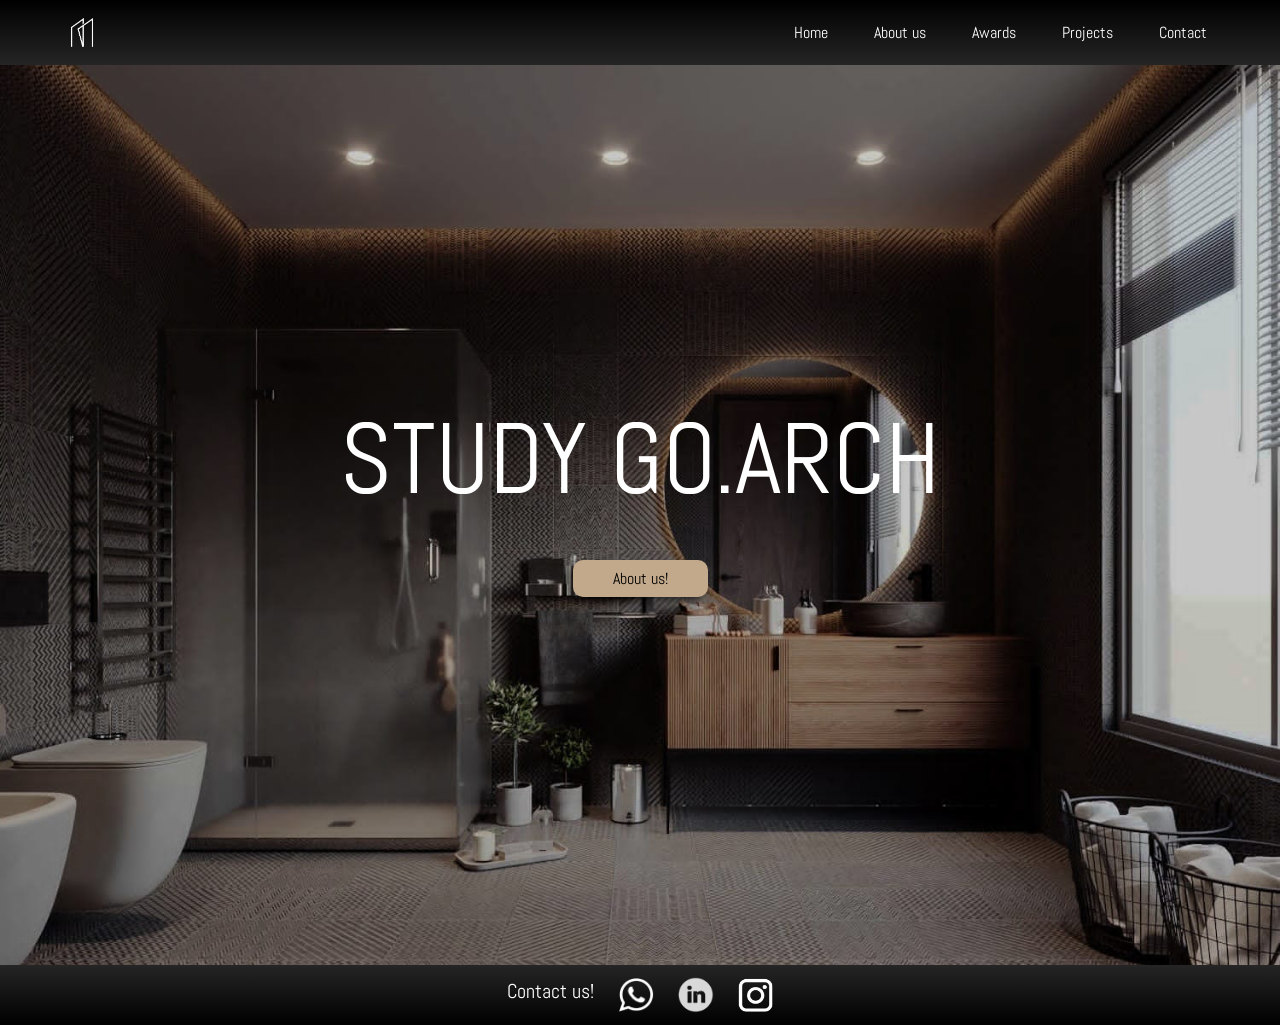
<file: index.html>
<!DOCTYPE html>
<html lang="en">
<head>
    <meta charset="UTF-8">
    <meta http-equiv="X-UA-Compatible" content="IE=edge">
    <meta name="viewport" content="width=device-width, initial-scale=1.0">
    <!-- LINK FAVICON -->
    <link rel="shortcut icon" href="img/favicon.jpg" type="image/x-icon">
    <title>Home - Go Arch</title>
    <!-- ETIQUETAS SEO -->
    <meta name="description" content="architecture studio in Buenos Aires">
    <meta name="keywords" content="arquitecture, landscaping, studio, modern">
    <!-- LINK BOOTSTRAP CSS -->
    <link href="https://cdn.jsdelivr.net/npm/bootstrap@5.2.3/dist/css/bootstrap.min.css" rel="stylesheet" integrity="sha384-rbsA2VBKQhggwzxH7pPCaAqO46MgnOM80zW1RWuH61DGLwZJEdK2Kadq2F9CUG65" crossorigin="anonymous">
    <!-- LINK CSS -->
    <link rel="stylesheet" href="css/style.css">
</head>
<body>
    <div class="container-fluid p-0">
        <!-- logo + nav -->
        <header class="row">
            <nav class="navbar navbar-expand-lg col-12 col-xl-12">
                <div class="container-fluid menu">
                    <img src="img/logo.png" alt="logo" class="nav_logo">
                    <button class="navbar-toggler" type="button" data-bs-toggle="collapse" data-bs-target="#navbarNavAltMarkup" aria-controls="navbarNavAltMarkup" aria-expanded="false" aria-label="Toggle navigation">
                    <span class="navbar-toggler-icon"></span>
                    </button>
                    <div class="collapse navbar-collapse justify-content-end" id="navbarNavAltMarkup">
                        <div class="navbar-nav nav">
                            <a class="nav-link" href="#">Home</a>                        
                            <a class="nav-link" href="pages/nosotros.html">About us</a>                        
                            <a class="nav-link" href="pages/premios.html">Awards</a>                        
                            <a class="nav-link" href="pages/proyectos.html">Projects</a>                        
                            <a class="nav-link" href="pages/contacto.html">Contact</a>
                        </div>
                    </div>
                </div>
            </nav>
        </header>
        <!-- contenido principal -->
        <main class="fondoHome img-fluid justify-content-center">
            <div class="row">
                <div class="col-12 col-xl-12 home_titulo">
                    <h1>STUDY GO.ARCH</h1>
                </div>
            </div>
            <div class="row">
                <nav class="col-12 col-xl-12 home_boton">
                    <a href="pages/nosotros.html">About us!</a>
                </nav>
            </div>
        </main>
        <!-- pie de pagina -->
        <footer class="d-flex justify-content-center align-items-center">
            <div class="row">
                <div class="col-12 cold-xl-3">
                    <h3>Contact us!</h3>
                </div>
            </div>
            <div class="row">
                <div class="col-12 cold-xl-3 img-fluid rrss">
                    <a href="https://www.google.com/" target><img src="img/what.png" alt="whatsapp"></a>
                </div>
            </div>
            <div class="row">
                <div class="col-12 cold-xl-3 img-fluid rrss">
                    <a href="https://www.google.com/" target><img src="img/linke.png" alt="Linkedin"></a>
                </div>
            </div>
            <div class="row">
                <div class="col-12 cold-xl-3 img-fluid rrss">
                    <a href="https://www.google.com/" target><img src="img/insta.png" alt="instagram"></a>
                </div>
            </div>
        </footer>
    </div>
    <!-- JAVASCRIPT BOOTSTRAP -->
    <script src="https://cdn.jsdelivr.net/npm/bootstrap@5.2.3/dist/js/bootstrap.bundle.min.js" integrity="sha384-kenU1KFdBIe4zVF0s0G1M5b4hcpxyD9F7jL+jjXkk+Q2h455rYXK/7HAuoJl+0I4" crossorigin="anonymous"></script>
</body>
</html>
</file>
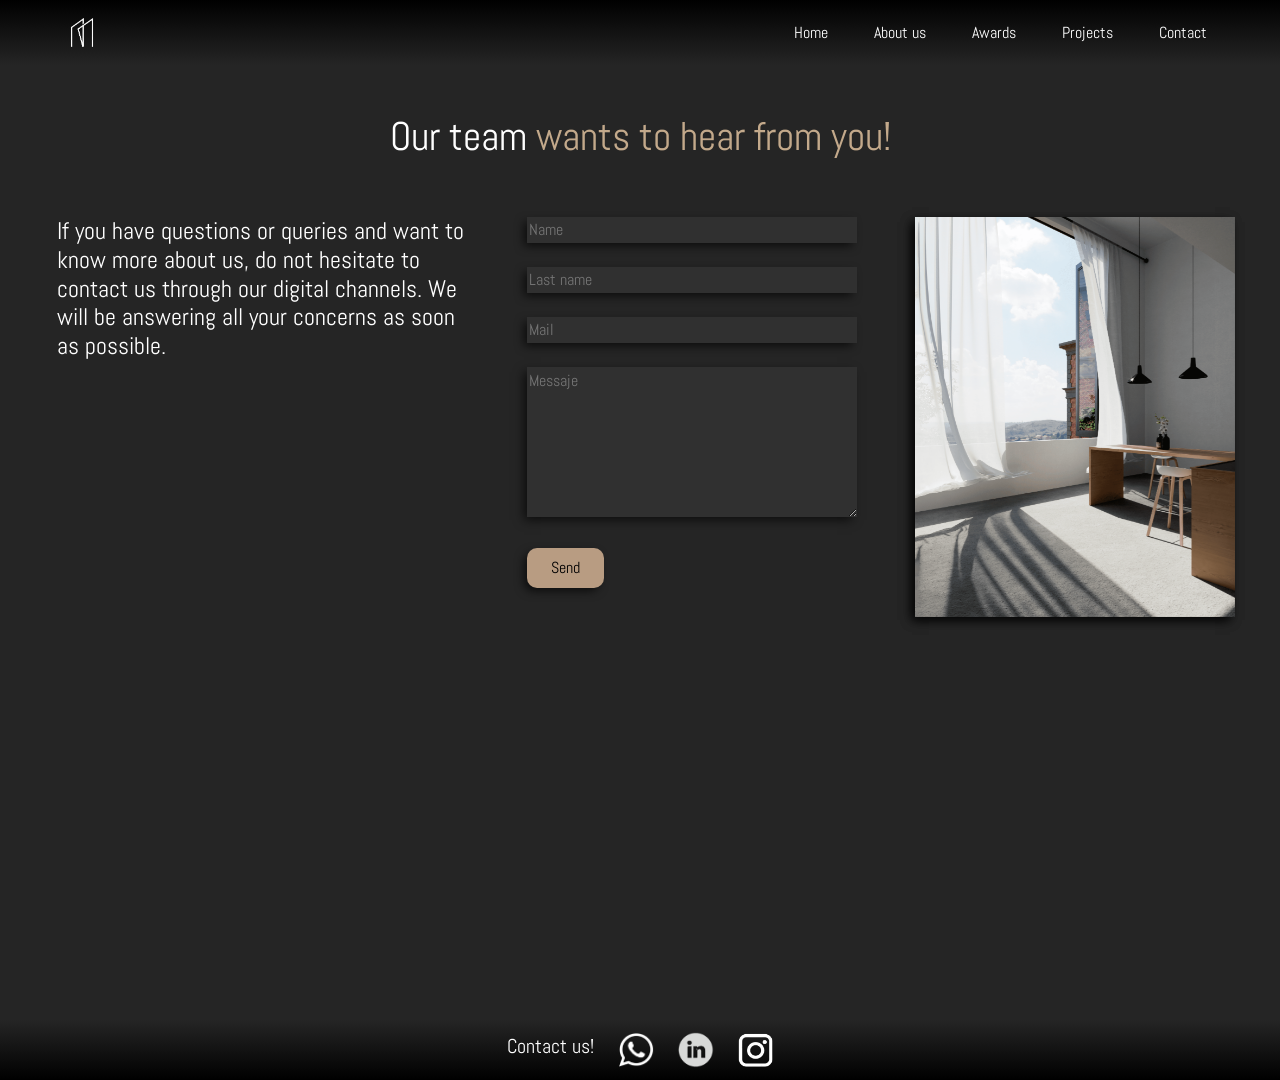
<file: pages/contacto.html>
<!DOCTYPE html>
<html lang="en">
<head>
    <meta charset="UTF-8">
    <meta http-equiv="X-UA-Compatible" content="IE=edge">
    <meta name="viewport" content="width=device-width, initial-scale=1.0">
    <!-- LINK FAVICON -->
    <link rel="shortcut icon" href="../img/favicon.jpg" type="image/x-icon">
    <title>Contact - Go Arch</title>
    <!-- ETIQUETAS SEO -->
    <meta name="description" content="arquitecture studio contact">
    <meta name="keywords" content="contact, linkeding, whatsapp, instagram, architecture">
    <!-- LINK BOOTSTRAP CSS -->
    <link href="https://cdn.jsdelivr.net/npm/bootstrap@5.2.3/dist/css/bootstrap.min.css" rel="stylesheet" integrity="sha384-rbsA2VBKQhggwzxH7pPCaAqO46MgnOM80zW1RWuH61DGLwZJEdK2Kadq2F9CUG65" crossorigin="anonymous">
    <!-- LINK CSS -->
    <link rel="stylesheet" href="../css/style.css">
</head>
<body>
    <div class="container-fluid p-0 contact">
        <!-- logo + nav -->    
        <header class="row">        
            <nav class="navbar navbar-expand-lg col-12 col-xl-12">  
                <div class="container-fluid menu">        
                    <img src="../img/logo.png" alt="logo" class="nav_logo">   
                    <button class="navbar-toggler" type="button" data-bs-toggle="collapse" data-bs-target="#navbarNavAltMarkup" aria-controls="navbarNavAltMarkup" aria-expanded="false" aria-label="Toggle navigation">
                    <span class="navbar-toggler-icon"></span>    
                    </button>   
                    <div class="collapse navbar-collapse justify-content-end" id="navbarNavAltMarkup">    
                        <div class="navbar-nav nav">  
                            <a class="nav-link" href="../index.html">Home</a>                           
                            <a class="nav-link" href="nosotros.html">About us</a>                     
                            <a class="nav-link" href="premios.html">Awards</a>                        
                            <a class="nav-link" href="proyectos.html">Projects</a>                        
                            <a class="nav-link" href="#">Contact</a>
                        </div>
                    </div>
                </div>    
            </nav>    
        </header>    
        <!-- contenido principal -->    
        <main>
            <div class="row text-center my-5">
                <div class="col-12 col-xl-12">
                    <h1>Our team <span>wants to hear from you!</span></h1>       
                </div>
            </div>
            <div class="row p-0 justify-content-center mobileContact">
                <div class="col-12 col-xl-4 texto_cont">
                    <h4>If you have questions or queries and want to know more about us, do not hesitate to contact us through our digital channels. We will be answering all your concerns as soon as possible.</h4>
                </div>
                <div class="col-12 col-xl-4 formulario"> 
                    <form action="#">    
                        <input type="text" placeholder="Name" class="form"><br>
                        <input type="text" placeholder="Last name" class="form"><br>    
                        <input type="email" name="mail" placeholder="Mail" class="form"><br>    
                        <textarea name="mensaje" cols="30" rows="10" placeholder="Messaje"></textarea><br>    
                        <input type="submit" value="Send" class="cont_boton">    
                    </form>       
                </div>
                <div class="col-12 col-xl-4 p-0 space">
                    <div id="carouselExampleSlidesOnly" class="carousel slide space" data-bs-ride="carousel">
                        <div class="carousel-inner">
                          <div class="carousel-item active">
                            <img src="../img/space1.png" class="d-block w-100" alt="">
                          </div>
                          <div class="carousel-item">
                            <img src="../img/space2.png" class="d-block w-100" alt="...">
                          </div>
                          <div class="carousel-item">
                            <img src="../img/space3.png" class="d-block w-100" alt="...">
                          </div>
                        </div>
                    </div>
                </div>
            </div> 
            <div class="row">
                <div class="col-12 col-xl-12 p-0">
                    <iframe src="https://www.google.com/maps/embed?pb=!1m18!1m12!1m3!1d3397.3742118026203!2d-58.51068938484685!3d-31.62360298133549!2m3!1f0!2f0!3f0!3m2!1i1024!2i768!4f13.1!3m3!1m2!1s0x95b20382087c1f01%3A0xb15e215e9567883d!2sLisandro%20Castro%20154%2C%20San%20Salvador%2C%20Entre%20R%C3%ADos!5e0!3m2!1ses!2sar!4v1682643046703!5m2!1ses!2sar" allowfullscreen="" loading="lazy" referrerpolicy="no-referrer-when-downgrade" class="mapa"></iframe>
                </div>
            </div>
        </main>    
        <!-- pie de pagina -->    
        <footer class="d-flex justify-content-center align-items-center">
            <div class="row">
                <div class="col-12 cold-xl-3">
                    <h3>Contact us!</h3>
                </div>
            </div>
            <div class="row">
                <div class="col-12 cold-xl-3 img-fluid rrss">
                    <a href="https://www.google.com/" target><img src="../img/what.png" alt="whatsapp"></a>
                </div>
            </div>
            <div class="row">
                <div class="col-12 cold-xl-3 img-fluid rrss">
                    <a href="https://www.google.com/" target><img src="../img/linke.png" alt="Linkedin"></a>
                </div>
            </div>
            <div class="row">
                <div class="col-12 cold-xl-3 img-fluid rrss">
                    <a href="https://www.google.com/" target><img src="../img/insta.png" alt="instagram"></a>
                </div>
            </div>
        </footer>
    </div>
    <!-- JAVASCRIPT BOOTSTRAP -->
    <script src="https://cdn.jsdelivr.net/npm/bootstrap@5.2.3/dist/js/bootstrap.bundle.min.js" integrity="sha384-kenU1KFdBIe4zVF0s0G1M5b4hcpxyD9F7jL+jjXkk+Q2h455rYXK/7HAuoJl+0I4" crossorigin="anonymous"></script>
</body>
</html>
</file>
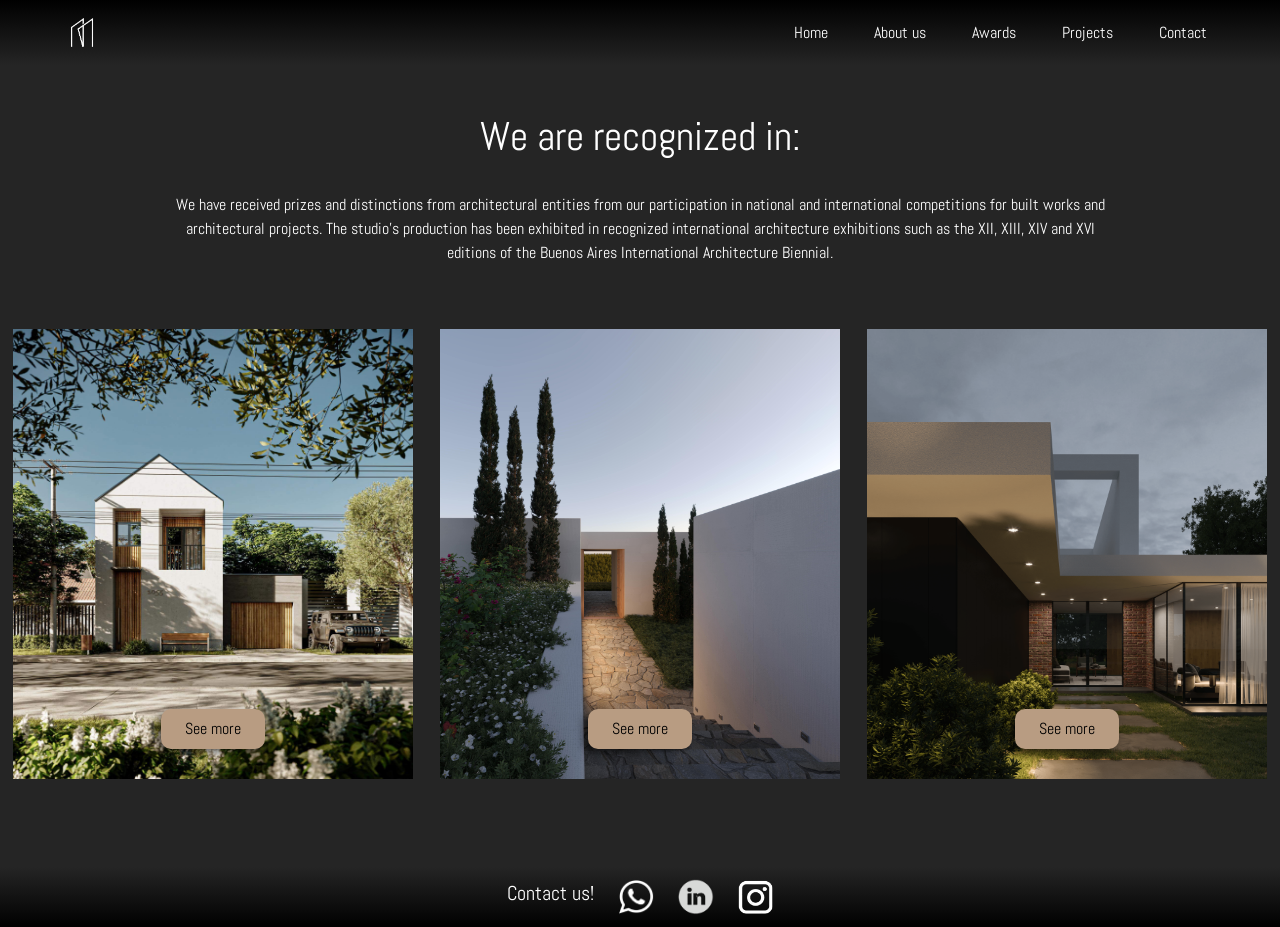
<file: pages/premios.html>
<!DOCTYPE html>
<html lang="en">
<head>
    <meta charset="UTF-8">
    <meta http-equiv="X-UA-Compatible" content="IE=edge">
    <meta name="viewport" content="width=device-width, initial-scale=1.0">
    <!-- LINK FAVICON -->
    <link rel="shortcut icon" href="../img/favicon.jpg" type="image/x-icon">
    <title>Awards - Go Arch</title>
    <!-- ETIQUETAS SEO -->
    <meta name="description" content="awards received in arquitecture">
    <meta name="keywords" content="funcionality, design, sustainability">
    <!-- LINK BOOTSTRAP CSS -->
    <link href="https://cdn.jsdelivr.net/npm/bootstrap@5.2.3/dist/css/bootstrap.min.css" rel="stylesheet" integrity="sha384-rbsA2VBKQhggwzxH7pPCaAqO46MgnOM80zW1RWuH61DGLwZJEdK2Kadq2F9CUG65" crossorigin="anonymous">
    <!-- LINK CSS -->
    <link rel="stylesheet" href="../css/style.css">
</head>
<body>
    <div class="container-fluid p-0 premios">
        <!-- logo + nav -->
        <header class="row">        
            <nav class="navbar navbar-expand-lg col-12 col-xl-12">
                <div class="container-fluid menu">
                    <img src="../img/logo.png" alt="logo" class="nav_logo">
                    <button class="navbar-toggler" type="button" data-bs-toggle="collapse" data-bs-target="#navbarNavAltMarkup" aria-controls="navbarNavAltMarkup" aria-expanded="false" aria-label="Toggle navigation">
                    <span class="navbar-toggler-icon"></span>
                    </button>
                    <div class="collapse navbar-collapse justify-content-end" id="navbarNavAltMarkup">
                        <div class="navbar-nav nav">
                            <a class="nav-link" href="../index.html">Home</a>                        
                            <a class="nav-link" href="nosotros.html">About us</a>                        
                            <a class="nav-link" href="#">Awards</a>                        
                            <a class="nav-link" href="proyectos.html">Projects</a>                        
                            <a class="nav-link" href="contacto.html">Contact</a>
                        </div>
                    </div>
                </div>
            </nav>  
        </header> 
        <!-- contenido principal -->
        <main>
            <div class="row mt-5 text-center mb-4">
                <div class="col-12 col-xl-12">
                    <h1>We are recognized in:</h1>
                </div>
            </div>
            <div class="row text-center">
                <div class="col-12 col-xl-12 text_prem">
                    <p>We have received prizes and distinctions from architectural entities from our participation in national and international competitions for built works and architectural projects. The studio's production has been exhibited in recognized international architecture exhibitions such as the XII, XIII, XIV and XVI editions of the Buenos Aires International Architecture Biennial.</p>
                </div>
            </div>
            <div class="row img_premios justify-content-center text-center my-5">
                <div class="col-12 col-xl-4 img-fluid p-0 premio">
                    <img src="../img/ExteriorHouse.jpg" alt="casa1" class="casa1">
                    <input type="submit" value="See more" class="prem_boton">
                </div>
                <div class="col-12 col-xl-4 img-fluid p-0 premio">
                    <img src="../img/HouseCurban.jpg" alt="casa2" class="casa2">
                    <input type="submit" value="See more" class="prem_boton">
                </div>
                <div class="col-12 col-xl-4 img-fluid p-0 premio">
                    <img src="../img/noche.png" alt="casa3" class="casa3">
                    <input type="submit" value="See more" class="prem_boton">
                </div>
            </div>
        </main>
        <!-- pie de pagina -->
        <footer class="d-flex justify-content-center align-items-center">
            <div class="row">
                <div class="col-12 cold-xl-3">
                    <h3>Contact us!</h3>
                </div>
            </div>
            <div class="row">
                <div class="col-12 cold-xl-3 img-fluid rrss">
                    <a href="https://www.google.com/" target><img src="../img/what.png" alt="whatsapp"></a>
                </div>
            </div>
            <div class="row">
                <div class="col-12 cold-xl-3 img-fluid rrss">
                    <a href="https://www.google.com/" target><img src="../img/linke.png" alt="Linkedin"></a>
                </div>
            </div>
            <div class="row">
                <div class="col-12 cold-xl-3 img-fluid rrss">
                    <a href="https://www.google.com/" target><img src="../img/insta.png" alt="instagram"></a>
                </div>
            </div>
        </footer>
    </div>
    <!-- JAVASCRIPT BOOTSTRAP -->
    <script src="https://cdn.jsdelivr.net/npm/bootstrap@5.2.3/dist/js/bootstrap.bundle.min.js" integrity="sha384-kenU1KFdBIe4zVF0s0G1M5b4hcpxyD9F7jL+jjXkk+Q2h455rYXK/7HAuoJl+0I4" crossorigin="anonymous"></script>
</body>
</html>
</file>
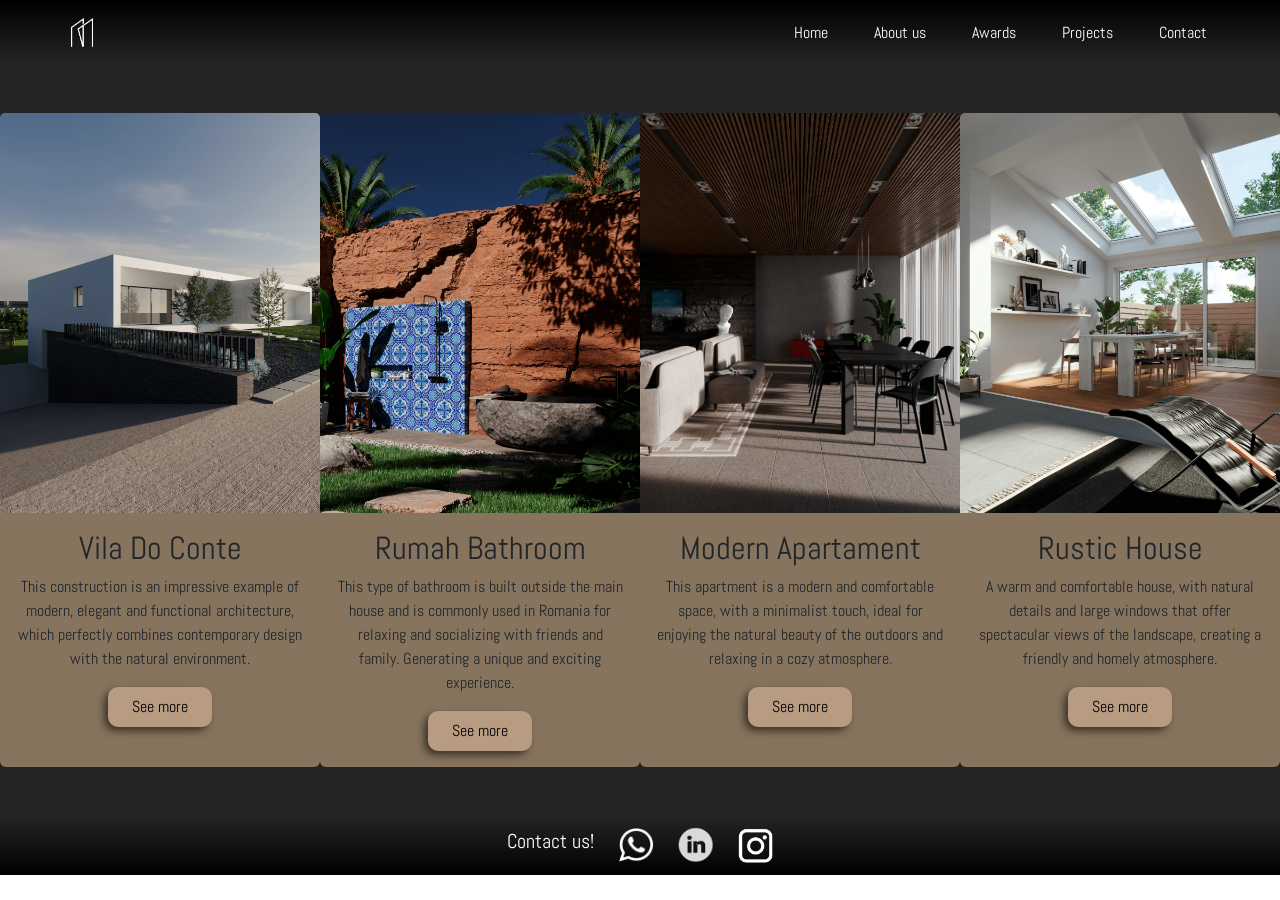
<file: pages/proyectos.html>
<!DOCTYPE html>
<html lang="en">
<head>
    <meta charset="UTF-8">
    <meta http-equiv="X-UA-Compatible" content="IE=edge">
    <meta name="viewport" content="width=device-width, initial-scale=1.0">
    <!-- LINK FAVICON -->
    <link rel="shortcut icon" href="../img/favicon.jpg" type="image/x-icon">
    <title>Projects - Go Arch</title>
    <!-- ETIQUETAS SEO -->
    <meta name="description" content="arquitecture studio">
    <meta name="keywords" content="study, construction, technology">
    <!-- LINK BOOTSTRAP CSS -->
    <link href="https://cdn.jsdelivr.net/npm/bootstrap@5.2.3/dist/css/bootstrap.min.css" rel="stylesheet" integrity="sha384-rbsA2VBKQhggwzxH7pPCaAqO46MgnOM80zW1RWuH61DGLwZJEdK2Kadq2F9CUG65" crossorigin="anonymous">
    <!-- LINK CSS AOS -->
    <link href="https://unpkg.com/aos@2.3.1/dist/aos.css" rel="stylesheet">
    <!-- LINK CSS -->
    <link rel="stylesheet" href="../css/style.css">
</head>
<body>
    <div class="container-fluid proyectos p-0">
        <!-- logo + nav -->    
        <header class="row">    
            <nav class="navbar navbar-expand-lg col-12 col-xl-12">    
                <div class="container-fluid menu">    
                    <img src="../img/logo.png" alt="logo" class="nav_logo">    
                    <button class="navbar-toggler" type="button" data-bs-toggle="collapse" data-bs-target="#navbarNavAltMarkup" aria-controls="navbarNavAltMarkup" aria-expanded="false" aria-label="Toggle navigation">
                    <span class="navbar-toggler-icon"></span>    
                    </button>   
                    <div class="collapse navbar-collapse justify-content-end" id="navbarNavAltMarkup">    
                        <div class="navbar-nav nav">  
                            <a class="nav-link" href="../index.html">Home</a>                           
                            <a class="nav-link" href="nosotros.html">About us</a>                     
                            <a class="nav-link" href="premios.html">Awards</a>                        
                            <a class="nav-link" href="#">Projects</a>                        
                            <a class="nav-link" href="contacto.html">Contact</a>
                        </div>
                    </div>
                </div>
            </nav>
        </header>
        <!-- contenido principal -->
        <main>
            <div class="row cards my-5">     
                <div class="col-12 col-xl-3 card" data-aos="flip-left">
                    <img src="../img/VilaDoConte.png" class="card-img-top" alt="casa1">
                    <div class="card-body">
                      <h1 class="card-text fs-2">Vila Do Conte</h1>
                      <p>This construction is an impressive example of modern, elegant and functional architecture, which perfectly combines contemporary design with the natural environment.</p>
                      <input type="submit" value="See more" class="proy_boton">
                    </div>
                </div>
                <div class="col-12 col-xl-3 card" data-aos="flip-left">
                    <img src="../img/RumahBathroom.png" class="card-img-top casa2" alt="Rumah bathroom">
                    <div class="card-body">
                      <h1 class="card-text fs-2">Rumah Bathroom</h1>
                      <p>This type of bathroom is built outside the main house and is commonly used in Romania for relaxing and socializing with friends and family. Generating a unique and exciting experience.</p>
                      <input type="submit" value="See more" class="proy_boton">
                    </div>
                </div>
                <div class="col-12 col-xl-3 card" data-aos="flip-left">
                    <img src="../img/ModernApartament.png" class="card-img-top" alt="casa3">
                    <div class="card-body">
                      <h1 class="card-text fs-2">Modern Apartament</h1>
                      <p>This apartment is a modern and comfortable space, with a minimalist touch, ideal for enjoying the natural beauty of the outdoors and relaxing in a cozy atmosphere.</p>
                      <input type="submit" value="See more" class="proy_boton">
                    </div>
                </div>   
                <div class="col-12 col-xl-3 card" data-aos="flip-left">
                    <img src="../img/RusticHouse.png" class="card-img-top" alt="casa4">
                    <div class="card-body">
                      <h1 class="card-text fs-2">Rustic House</h1>
                      <p>A warm and comfortable house, with natural details and large windows that offer spectacular views of the landscape, creating a friendly and homely atmosphere.</p>
                      <input type="submit" value="See more" class="proy_boton">
                    </div>
                </div>   
            </div>    
        </main>    
        <!-- pie de pagina -->    
        <footer class="d-flex justify-content-center align-items-center">
            <div class="row">
                <div class="col-12 cold-xl-3">
                    <h3>Contact us!</h3>
                </div>
            </div>
            <div class="row">
                <div class="col-12 cold-xl-3 img-fluid rrss">
                    <a href="https://www.google.com/" target><img src="../img/what.png" alt="whatsapp"></a>
                </div>
            </div>
            <div class="row">
                <div class="col-12 cold-xl-3 img-fluid rrss">
                    <a href="https://www.google.com/" target><img src="../img/linke.png" alt="Linkedin"></a>
                </div>
            </div>
            <div class="row">
                <div class="col-12 cold-xl-3 img-fluid rrss">
                    <a href="https://www.google.com/" target><img src="../img/insta.png" alt="instagram"></a>
                </div>
            </div>
        </footer>
    </div>
    <!-- SCRIPT AOS -->
    <script src="https://unpkg.com/aos@2.3.1/dist/aos.js"></script>
    <script>
        AOS.init();
      </script>
    <!-- JAVASCRIPT BOOTSTRAP -->
    <script src="https://cdn.jsdelivr.net/npm/bootstrap@5.2.3/dist/js/bootstrap.bundle.min.js" integrity="sha384-kenU1KFdBIe4zVF0s0G1M5b4hcpxyD9F7jL+jjXkk+Q2h455rYXK/7HAuoJl+0I4" crossorigin="anonymous"></script>
</body>
</html>
</file>
<file: css/style.css>
@import url("https://fonts.googleapis.com/css2?family=Abel&display=swap");
header {
  background-image: linear-gradient(black, rgb(37, 37, 37));
}

.nav-link {
  color: white;
  margin-left: 15px;
  margin-right: 15px;
}

.nav-link:hover {
  text-decoration: underline;
  color: rgb(195, 169, 139);
}

nav {
  height: 65px;
}

.nav_logo {
  height: 65px;
  width: auto;
}

nav .container-fluid {
  padding-left: 50px;
  padding-right: 50px;
}

.navbar-toggler {
  background-color: rgb(195, 169, 139);
}

@media (max-width: 768px) {
  .menu {
    background-image: linear-gradient(black, rgb(37, 37, 37));
    z-index: 1;
  }
}
main {
  box-sizing: content-box;
}

body {
  font-family: "Abel", sans-serif;
}

img {
  max-width: 100%;
  max-height: 100%;
}

.row {
  margin-right: 0;
  margin-left: 0;
}

body {
  height: 100vh;
}

span {
  color: rgb(195, 169, 139);
}

.fondoHome {
  display: flex;
  flex-direction: column;
  align-items: center;
  background-image: url(../img/bathroom.jpg);
  width: 100%;
  height: 100vh;
  background-size: cover;
  background-position: center;
}

.home_titulo h1 {
  font-size: 100px;
  color: white;
}

.nosotros {
  background-color: rgb(37, 37, 37);
}
.nosotros .living {
  width: 400px;
}
.nosotros .texto_nos {
  width: 650px;
  padding-right: 5rem;
  color: white;
}

.proyectos {
  background-color: rgb(37, 37, 37);
}

.cards {
  justify-content: space-evenly;
}

.card {
  padding: 0;
  border: none;
  background-color: rgb(135, 116, 94);
  width: 320px;
  text-align: center;
}

.contact {
  background-color: rgb(37, 37, 37);
  color: white;
}
.contact .texto_cont {
  padding-right: 3rem;
  width: 470px;
}
.contact .space {
  width: 20rem;
  box-shadow: -4px 4px 10px -1px rgba(0, 0, 0, 0.68);
}
.contact .formulario {
  width: 400px;
}
.contact .formulario .form, .contact .formulario textarea {
  width: 330px;
  background-color: rgb(48, 48, 48);
  color: white;
  border: none;
  box-shadow: -4px 4px 10px -1px rgba(0, 0, 0, 0.68);
  margin-bottom: 1.5rem;
}
.contact .formulario textarea {
  height: 150px;
}
.contact .mapa {
  width: 100%;
  height: 300px;
  margin-top: 6rem;
}

.premios {
  background-color: rgb(37, 37, 37);
  color: white;
}
.premios .text_prem {
  padding-left: 10rem;
  padding-right: 10rem;
}
.premios .img_premios img {
  width: 400px;
  height: 450px;
}

@media (max-width: 768px) {
  .home_titulo h1 {
    font-size: 50px;
  }
  .mobile {
    flex-direction: column;
    align-items: center;
  }
  .mobile .texto_nos {
    padding: 1.5rem;
    text-align: center;
    width: auto;
  }
  .mobile .living {
    width: 350px;
  }
  .card {
    margin-bottom: 2rem;
  }
  .card .proy_boton {
    transform: translateY(0px);
  }
  .premios .text_prem {
    padding-left: 1.5rem;
    padding-right: 1.5rem;
  }
  .premios .premio {
    width: 350px;
  }
  .mobileContact {
    text-align: center;
  }
  .mobileContact .texto_cont {
    width: auto;
    padding: 1.5rem;
    padding-top: 0;
    padding-bottom: 3rem;
  }
  .mobileContact .cont_boton, .mobileContact .prem_boton {
    margin-bottom: 5rem;
  }
}
footer {
  background-image: linear-gradient(to top, black, rgb(37, 37, 37));
  height: 60px;
}

footer h3 {
  font-size: 20px;
  color: white;
  justify-content: space-between;
}

.rrss {
  width: 60px;
  height: 40px;
}

.home_boton a, .nos_boton a {
  background-color: rgb(195, 169, 139);
  color: black;
  padding-left: 2.5rem;
  padding-right: 2.5rem;
  padding-bottom: 0.5rem;
  padding-top: 0.5rem;
  border-radius: 10px;
  text-decoration: none;
  box-shadow: -4px 4px 10px -1px rgba(0, 0, 0, 0.68);
}

.home_boton {
  text-align: center;
  z-index: 1;
  margin-top: 2.5rem;
}

.cont_boton, .prem_boton, .proy_boton {
  background-color: rgb(184, 156, 130);
  border: none;
  border-radius: 10px;
  padding-left: 1.5rem;
  padding-right: 1.5rem;
  padding-bottom: 0.5rem;
  padding-top: 0.5rem;
  text-decoration: none;
  box-shadow: -4px 4px 10px -1px rgba(0, 0, 0, 0.68);
}

.prem_boton {
  transform: translateY(-70px);
}

.living {
  width: 400px;
  height: auto;
  transition: all 2s;
}

.living:hover {
  box-shadow: -4px 4px 10px -1px rgba(0, 0, 0, 0.68);
}

.casa1, .casa2, .casa3 {
  width: 400px;
  height: auto;
  transition: all 2s;
}

.casa1:hover, .casa2:hover, .casa3:hover {
  box-shadow: -4px 4px 10px -1px rgba(0, 0, 0, 0.68);
  filter: brightness(50%);
}

.rrss {
  width: 60px;
  height: auto;
  transition: all 1s;
}

.rrss:hover {
  transform: translateY(-10px);
}

/*# sourceMappingURL=style.css.map */
</file>
